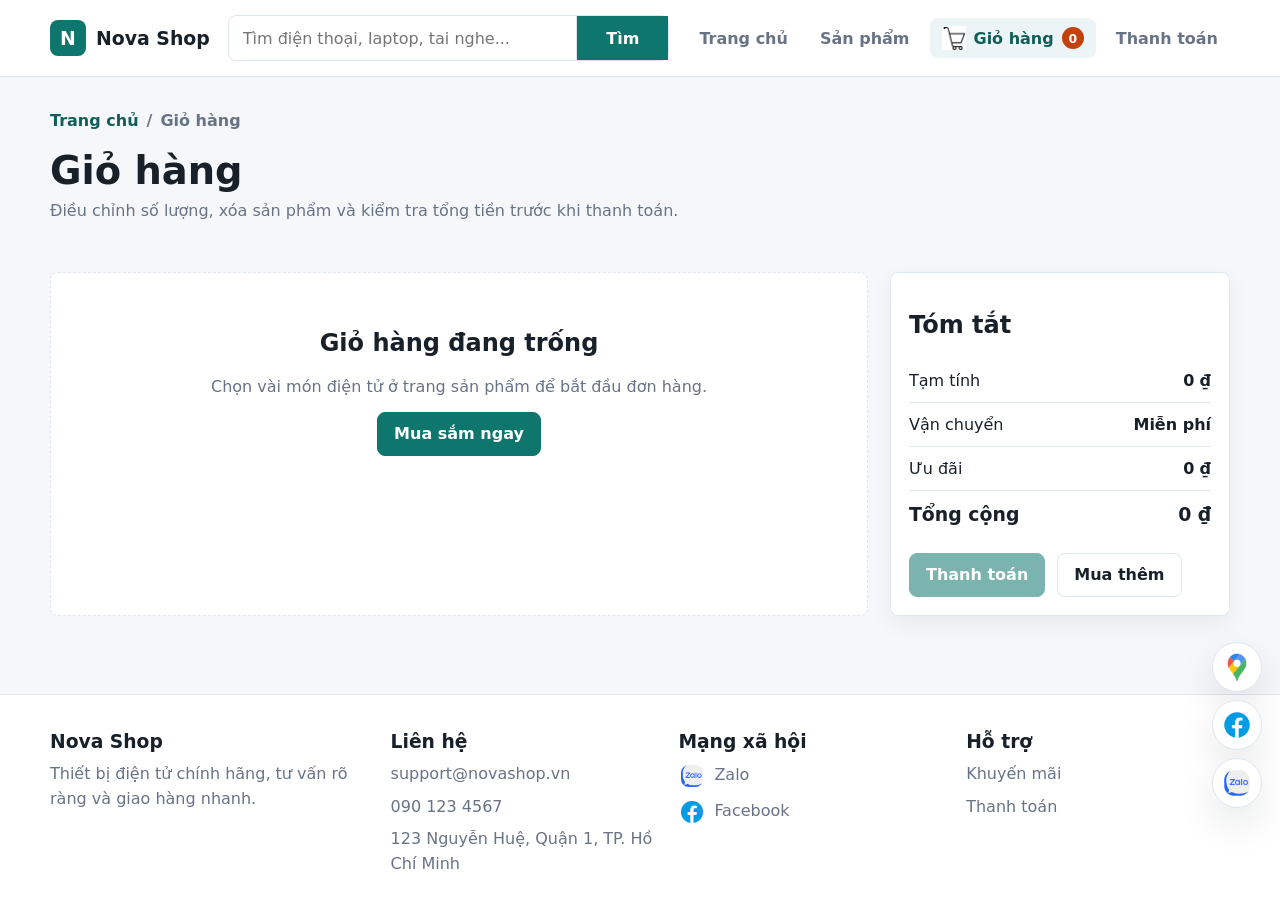
<file: cart.html>
<!doctype html>
<html lang="vi">
  <head>
    <meta charset="utf-8">
    <meta name="viewport" content="width=device-width, initial-scale=1">
    <title>Nova Shop | Giỏ hàng</title>
    <link rel="stylesheet" href="styles.css">
  </head>
  <body>
    <header class="site-header">
      <nav class="container nav">
        <a class="brand" href="index.html"><span class="brand-mark">N</span>Nova Shop</a>
        <form class="site-search" role="search">
          <input class="nav-search-input" placeholder="Tìm điện thoại, laptop, tai nghe..." autocomplete="off">
          <button type="submit">Tìm</button>
          <div class="search-suggestions"></div>
        </form>
        <div class="nav-links">
          <a href="index.html">Trang chủ</a>
          <a href="products.html">Sản phẩm</a>
          <a class="active" href="cart.html"><img class="nav-icon" src="assets/icons8-cart.gif" alt="">Giỏ hàng <span class="cart-count">0</span></a>
          <a href="checkout.html">Thanh toán</a>
        </div>
      </nav>
    </header>

    <main>
      <section class="page-title">
        <div class="container">
          <nav class="breadcrumb">
            <a href="index.html">Trang chủ</a>
            <span>/</span>
            <strong>Giỏ hàng</strong>
          </nav>
          <h1>Giỏ hàng</h1>
          <p>Điều chỉnh số lượng, xóa sản phẩm và kiểm tra tổng tiền trước khi thanh toán.</p>
        </div>
      </section>
      <section class="section">
        <div class="container cart-layout">
          <div id="cartList" class="cart-list"></div>
          <aside class="summary">
            <h2>Tóm tắt</h2>
            <div class="total-row"><span>Tạm tính</span><strong class="js-subtotal"></strong></div>
            <div class="total-row"><span>Vận chuyển</span><strong class="js-shipping"></strong></div>
            <div class="total-row"><span>Ưu đãi</span><strong class="js-discount"></strong></div>
            <div class="total-row grand"><span>Tổng cộng</span><strong class="js-grand"></strong></div>
            <div class="actions" style="margin-top:16px">
              <a id="checkoutButton" class="btn primary" href="checkout.html">Thanh toán</a>
              <a class="btn" href="products.html">Mua thêm</a>
            </div>
          </aside>
        </div>
      </section>
    </main>

    <footer class="site-footer">
      <div class="container footer-grid">
        <div><h3>Nova Shop</h3><p>Thiết bị điện tử chính hãng, tư vấn rõ ràng và giao hàng nhanh.</p></div>
        <div><h3>Liên hệ</h3><a href="mailto:support@novashop.vn">support@novashop.vn</a><a href="tel:0901234567">090 123 4567</a><p>123 Nguyễn Huệ, Quận 1, TP. Hồ Chí Minh</p></div>
        <div><h3>Mạng xã hội</h3><a class="social-link" href="https://zalo.me/0901234567" target="_blank" rel="noreferrer"><img src="assets/icons8-zalo-48.png" alt="">Zalo</a><a class="social-link" href="https://facebook.com/novashop.demo" target="_blank" rel="noreferrer"><img src="assets/icons8-facebook-48.png" alt="">Facebook</a></div>
        <div><h3>Hỗ trợ</h3><a href="products.html?tag=deal">Khuyến mãi</a><a href="checkout.html">Thanh toán</a></div>
      </div>
    </footer>
    <script src="app.js"></script>
  </body>
</html>
</file>
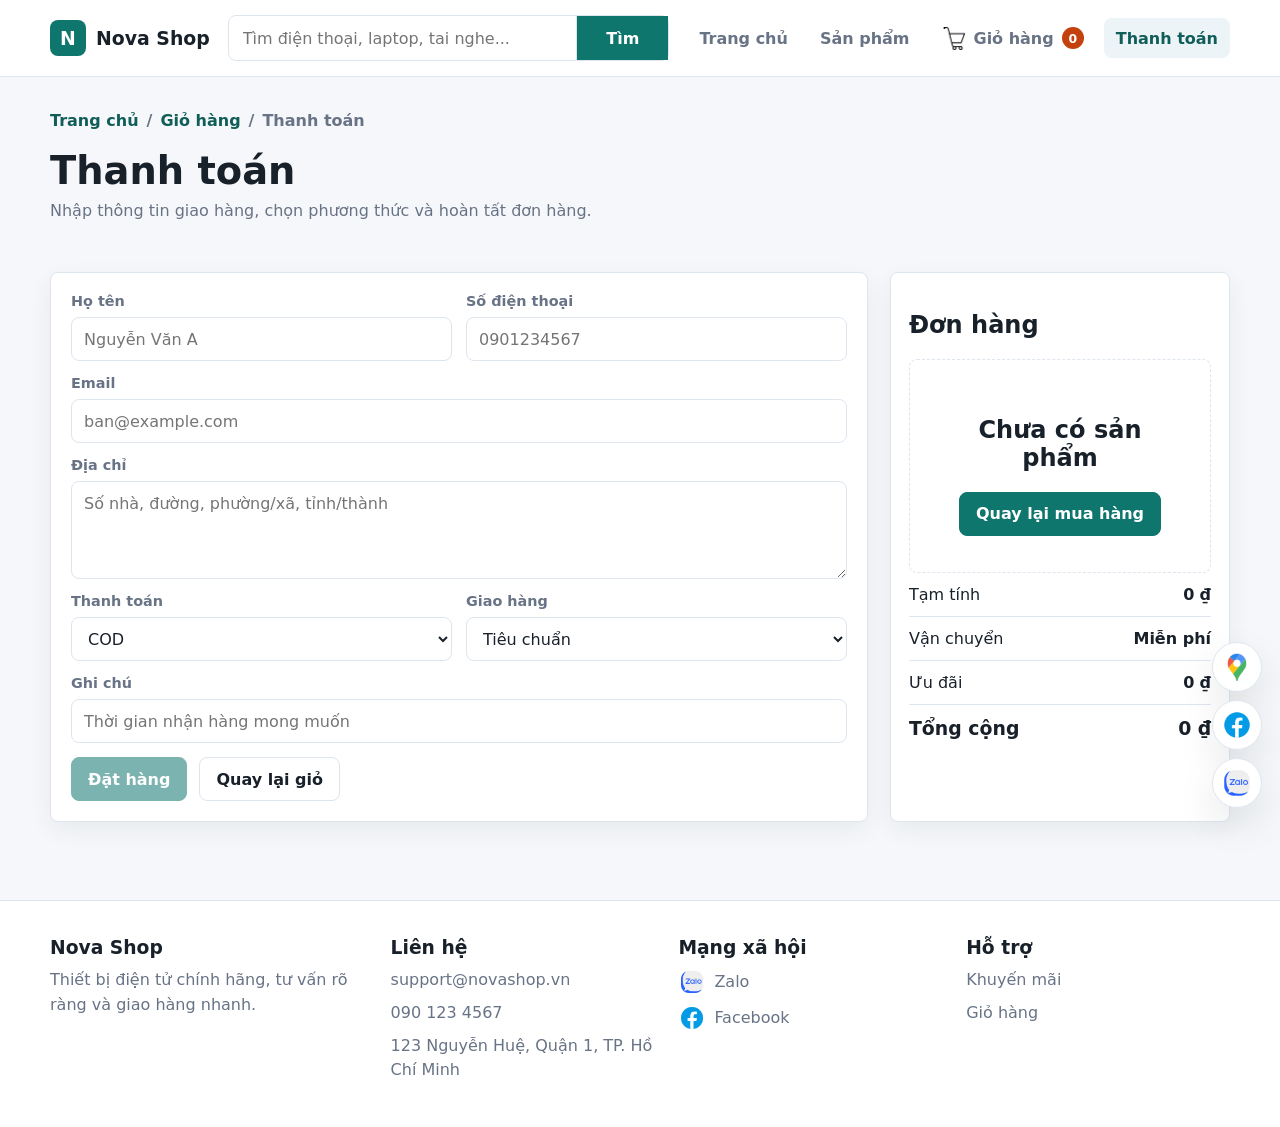
<file: checkout.html>
<!doctype html>
<html lang="vi">
  <head>
    <meta charset="utf-8">
    <meta name="viewport" content="width=device-width, initial-scale=1">
    <title>Nova Shop | Thanh toán</title>
    <link rel="stylesheet" href="styles.css">
  </head>
  <body>
    <header class="site-header">
      <nav class="container nav">
        <a class="brand" href="index.html"><span class="brand-mark">N</span>Nova Shop</a>
        <form class="site-search" role="search">
          <input class="nav-search-input" placeholder="Tìm điện thoại, laptop, tai nghe..." autocomplete="off">
          <button type="submit">Tìm</button>
          <div class="search-suggestions"></div>
        </form>
        <div class="nav-links">
          <a href="index.html">Trang chủ</a>
          <a href="products.html">Sản phẩm</a>
          <a href="cart.html"><img class="nav-icon" src="assets/icons8-cart.gif" alt="">Giỏ hàng <span class="cart-count">0</span></a>
          <a class="active" href="checkout.html">Thanh toán</a>
        </div>
      </nav>
    </header>

    <main>
      <section class="page-title">
        <div class="container">
          <nav class="breadcrumb">
            <a href="index.html">Trang chủ</a>
            <span>/</span>
            <a href="cart.html">Giỏ hàng</a>
            <span>/</span>
            <strong>Thanh toán</strong>
          </nav>
          <h1>Thanh toán</h1>
          <p>Nhập thông tin giao hàng, chọn phương thức và hoàn tất đơn hàng.</p>
        </div>
      </section>
      <section class="section">
        <div class="container checkout-layout">
          <form id="checkoutForm" class="panel checkout-form">
            <div class="field">
              <label for="fullName">Họ tên</label>
              <input id="fullName" name="fullName" class="input" required placeholder="Nguyễn Văn A">
            </div>
            <div class="field">
              <label for="phone">Số điện thoại</label>
              <input id="phone" name="phone" class="input" required pattern="[0-9]{9,12}" placeholder="0901234567">
            </div>
            <div class="field span-2">
              <label for="email">Email</label>
              <input id="email" name="email" type="email" class="input" required placeholder="ban@example.com">
            </div>
            <div class="field span-2">
              <label for="address">Địa chỉ</label>
              <textarea id="address" name="address" class="input" required placeholder="Số nhà, đường, phường/xã, tỉnh/thành"></textarea>
            </div>
            <div class="field">
              <label for="payment">Thanh toán</label>
              <select id="payment" name="payment" class="input" required>
                <option value="cod">COD</option>
                <option value="bank">Chuyển khoản</option>
                <option value="card">Thẻ nội địa</option>
              </select>
            </div>
            <div class="field">
              <label for="shipping">Giao hàng</label>
              <select id="shipping" name="shipping" class="input" required>
                <option value="standard">Tiêu chuẩn</option>
                <option value="express">Nhanh</option>
              </select>
            </div>
            <div class="field span-2">
              <label for="note">Ghi chú</label>
              <input id="note" name="note" class="input" placeholder="Thời gian nhận hàng mong muốn">
            </div>
            <div class="actions span-2">
              <button class="btn primary" type="submit">Đặt hàng</button>
              <a class="btn" href="cart.html">Quay lại giỏ</a>
            </div>
          </form>

          <aside class="summary">
            <h2>Đơn hàng</h2>
            <div id="orderItems"></div>
            <div class="total-row"><span>Tạm tính</span><strong class="js-subtotal"></strong></div>
            <div class="total-row"><span>Vận chuyển</span><strong class="js-shipping"></strong></div>
            <div class="total-row"><span>Ưu đãi</span><strong class="js-discount"></strong></div>
            <div class="total-row grand"><span>Tổng cộng</span><strong class="js-grand"></strong></div>
          </aside>
        </div>
      </section>
    </main>

    <footer class="site-footer">
      <div class="container footer-grid">
        <div><h3>Nova Shop</h3><p>Thiết bị điện tử chính hãng, tư vấn rõ ràng và giao hàng nhanh.</p></div>
        <div><h3>Liên hệ</h3><a href="mailto:support@novashop.vn">support@novashop.vn</a><a href="tel:0901234567">090 123 4567</a><p>123 Nguyễn Huệ, Quận 1, TP. Hồ Chí Minh</p></div>
        <div><h3>Mạng xã hội</h3><a class="social-link" href="https://zalo.me/0901234567" target="_blank" rel="noreferrer"><img src="assets/icons8-zalo-48.png" alt="">Zalo</a><a class="social-link" href="https://facebook.com/novashop.demo" target="_blank" rel="noreferrer"><img src="assets/icons8-facebook-48.png" alt="">Facebook</a></div>
        <div><h3>Hỗ trợ</h3><a href="products.html?tag=deal">Khuyến mãi</a><a href="cart.html">Giỏ hàng</a></div>
      </div>
    </footer>
    <script src="app.js"></script>
  </body>
</html>
</file>
<file: styles.css>
:root {
  --bg: #f5f7fa;
  --surface: #ffffff;
  --surface-2: #edf4f7;
  --text: #18202a;
  --muted: #687386;
  --line: #dde5ee;
  --brand: #0f766e;
  --brand-strong: #115e59;
  --accent: #c2410c;
  --success: #15803d;
  --warning: #a16207;
  --shadow: 0 16px 38px rgba(24, 32, 42, 0.1);
  --radius: 8px;
  --container: 1180px;
}

* {
  box-sizing: border-box;
}

html {
  scroll-behavior: smooth;
}

body {
  margin: 0;
  font-family: Inter, ui-sans-serif, system-ui, -apple-system, BlinkMacSystemFont, "Segoe UI", sans-serif;
  color: var(--text);
  background: var(--bg);
  letter-spacing: 0;
}

a {
  color: inherit;
  text-decoration: none;
}

button,
input,
select,
textarea {
  font: inherit;
}

button {
  cursor: pointer;
}

.container {
  width: min(var(--container), calc(100% - 32px));
  margin: 0 auto;
}

.site-header {
  position: sticky;
  top: 0;
  z-index: 30;
  border-bottom: 1px solid var(--line);
  background: rgba(255, 255, 255, 0.95);
  backdrop-filter: blur(16px);
}

.nav {
  min-height: 76px;
  display: grid;
  grid-template-columns: auto minmax(260px, 1fr) auto;
  align-items: center;
  gap: 18px;
}

.brand {
  display: inline-flex;
  align-items: center;
  gap: 10px;
  font-size: 1.18rem;
  font-weight: 850;
}

.brand-mark {
  display: grid;
  place-items: center;
  width: 36px;
  height: 36px;
  border-radius: var(--radius);
  color: #fff;
  background: var(--brand);
}

.site-search {
  position: relative;
  display: grid;
  grid-template-columns: minmax(0, 1fr) 92px;
  border: 1px solid var(--line);
  border-radius: var(--radius);
  background: var(--surface);
  overflow: visible;
}

.site-search input {
  min-width: 0;
  height: 44px;
  border: 0;
  padding: 0 14px;
  outline: none;
  background: transparent;
}

.site-search button {
  border: 0;
  border-left: 1px solid var(--line);
  color: #fff;
  background: var(--brand);
  font-weight: 780;
}

.search-suggestions {
  position: absolute;
  top: calc(100% + 8px);
  left: 0;
  right: 0;
  z-index: 40;
  display: none;
  padding: 8px;
  border: 1px solid var(--line);
  border-radius: var(--radius);
  background: #fff;
  box-shadow: var(--shadow);
}

.search-suggestions.show {
  display: grid;
}

.search-suggestions a {
  display: grid;
  grid-template-columns: 46px minmax(0, 1fr);
  gap: 10px;
  align-items: center;
  padding: 8px;
  border-radius: var(--radius);
}

.search-suggestions a:hover {
  background: var(--surface-2);
}

.search-suggestions img {
  width: 46px;
  height: 46px;
  object-fit: cover;
  border-radius: var(--radius);
}

.search-suggestions small {
  display: block;
  margin-top: 2px;
  color: var(--accent);
  font-weight: 800;
}

.suggest-empty {
  padding: 12px;
  color: var(--muted);
}

.nav-links {
  display: flex;
  align-items: center;
  gap: 8px;
  white-space: nowrap;
}

.nav-links a {
  min-height: 40px;
  display: inline-flex;
  align-items: center;
  justify-content: center;
  gap: 8px;
  padding: 0 12px;
  border-radius: var(--radius);
  color: var(--muted);
  font-weight: 700;
}

.nav-icon {
  width: 24px;
  height: 24px;
  object-fit: contain;
}

.nav-links a:hover,
.nav-links .active {
  color: var(--brand-strong);
  background: var(--surface-2);
}

.cart-count {
  display: inline-grid;
  place-items: center;
  min-width: 22px;
  height: 22px;
  padding: 0 6px;
  border-radius: 999px;
  color: #fff;
  background: var(--accent);
  font-size: 0.78rem;
}

.hero {
  padding: 42px 0 28px;
  background: linear-gradient(180deg, #e8f6f3 0%, rgba(245, 247, 250, 0) 100%);
}

.hero-grid {
  display: grid;
  grid-template-columns: minmax(0, 1.02fr) minmax(280px, 0.98fr);
  gap: 28px;
  align-items: center;
}

.hero h1 {
  max-width: 760px;
  margin: 0 0 14px;
  font-size: clamp(2.15rem, 5vw, 4.55rem);
  line-height: 1;
}

.hero p {
  max-width: 620px;
  margin: 0 0 24px;
  color: var(--muted);
  font-size: 1.08rem;
  line-height: 1.7;
}

.hero-media {
  min-height: 330px;
  border-radius: var(--radius);
  background:
    linear-gradient(135deg, rgba(15, 118, 110, 0.72), rgba(194, 65, 12, 0.22)),
    url("https://picsum.photos/seed/nova-electronics-hero/900/680");
  background-position: center;
  background-size: cover;
  box-shadow: var(--shadow);
}

.actions,
.line-actions {
  display: flex;
  align-items: center;
  gap: 12px;
  flex-wrap: wrap;
}

.btn {
  min-height: 44px;
  display: inline-flex;
  align-items: center;
  justify-content: center;
  gap: 8px;
  padding: 0 16px;
  border: 1px solid var(--line);
  border-radius: var(--radius);
  color: var(--text);
  background: var(--surface);
  font-weight: 780;
  transition: 0.18s ease;
}

.btn:hover {
  transform: translateY(-1px);
  box-shadow: 0 10px 24px rgba(24, 32, 42, 0.1);
}

.btn.primary {
  border-color: var(--brand);
  color: #fff;
  background: var(--brand);
}

.btn.primary:hover {
  background: var(--brand-strong);
}

.btn.danger {
  border-color: rgba(194, 65, 12, 0.25);
  color: var(--accent);
}

.btn:disabled,
.btn[aria-disabled="true"] {
  cursor: not-allowed;
  opacity: 0.55;
  transform: none;
  box-shadow: none;
}

.section {
  padding: 34px 0;
}

.page-title {
  padding: 34px 0 18px;
}

.section-head {
  display: flex;
  align-items: end;
  justify-content: space-between;
  gap: 20px;
  margin-bottom: 20px;
}

.section-head h2,
.page-title h1 {
  margin: 0;
  font-size: clamp(1.6rem, 3vw, 2.4rem);
}

.section-head p,
.page-title p {
  margin: 8px 0 0;
  color: var(--muted);
}

.category-grid {
  display: grid;
  grid-template-columns: repeat(6, minmax(0, 1fr));
  gap: 14px;
}

.category-tile {
  min-height: 112px;
  display: grid;
  align-content: center;
  gap: 8px;
  padding: 18px;
  border: 1px solid var(--line);
  border-radius: var(--radius);
  background: var(--surface);
  box-shadow: 0 8px 22px rgba(24, 32, 42, 0.05);
  transition: 0.18s ease;
}

.category-tile img {
  width: 44px;
  height: 44px;
  object-fit: contain;
}

.category-tile:hover {
  transform: translateY(-3px);
  border-color: rgba(15, 118, 110, 0.35);
  box-shadow: var(--shadow);
}

.category-tile span {
  font-size: 1.04rem;
  font-weight: 850;
}

.category-tile small {
  color: var(--muted);
}

.product-grid {
  display: grid;
  grid-template-columns: repeat(4, minmax(0, 1fr));
  gap: 18px;
}

.product-card {
  overflow: hidden;
  border: 1px solid var(--line);
  border-radius: var(--radius);
  background: var(--surface);
  box-shadow: 0 8px 22px rgba(24, 32, 42, 0.06);
  transition: transform 0.2s ease, box-shadow 0.2s ease, border-color 0.2s ease;
}

.product-card:hover {
  transform: translateY(-5px);
  border-color: rgba(15, 118, 110, 0.35);
  box-shadow: var(--shadow);
}

.product-media {
  position: relative;
  display: block;
  overflow: hidden;
}

.product-media img,
.detail-image {
  display: block;
  width: 100%;
  aspect-ratio: 4 / 3;
  object-fit: cover;
  background: var(--surface-2);
}

.product-media img {
  transition: transform 0.24s ease;
}

.product-card:hover .product-media img {
  transform: scale(1.045);
}

.sale-badge {
  position: absolute;
  top: 10px;
  left: 10px;
  min-height: 28px;
  display: inline-flex;
  align-items: center;
  padding: 0 10px;
  border-radius: 999px;
  color: #fff;
  background: var(--accent);
  font-size: 0.82rem;
  font-weight: 850;
}

.sale-badge.static {
  position: static;
}

.product-body {
  padding: 14px;
}

.tag {
  display: inline-flex;
  align-items: center;
  min-height: 26px;
  padding: 0 9px;
  border-radius: 999px;
  color: var(--brand-strong);
  background: #d9f3ee;
  font-size: 0.8rem;
  font-weight: 760;
}

.product-body h3 {
  min-height: 48px;
  margin: 10px 0 8px;
  font-size: 1.02rem;
  line-height: 1.35;
}

.product-spec {
  min-height: 40px;
  margin: 0 0 10px;
  color: var(--muted);
  font-size: 0.9rem;
  line-height: 1.45;
}

.price {
  color: var(--accent);
  font-size: 1.08rem;
  font-weight: 900;
}

.old-price {
  color: var(--muted);
  font-size: 0.88rem;
  text-decoration: line-through;
}

.product-meta-line {
  display: flex;
  align-items: center;
  gap: 8px;
  flex-wrap: wrap;
  margin-top: 5px;
  color: var(--muted);
  font-size: 0.88rem;
}

.rating {
  color: var(--warning);
  font-weight: 800;
}

.muted {
  color: var(--muted);
}

.card-foot {
  display: grid;
  grid-template-columns: 1fr 44px;
  gap: 10px;
  margin-top: 14px;
}

.full-span {
  grid-column: 1 / -1;
}

.catalog-layout {
  display: grid;
  grid-template-columns: 280px minmax(0, 1fr);
  gap: 22px;
  align-items: start;
}

.filter-sidebar,
.panel,
.summary {
  border: 1px solid var(--line);
  border-radius: var(--radius);
  background: var(--surface);
  box-shadow: 0 8px 24px rgba(24, 32, 42, 0.06);
}

.filter-sidebar {
  position: sticky;
  top: 96px;
  padding: 16px;
}

.filter-group {
  display: grid;
  gap: 10px;
  padding: 14px 0;
  border-bottom: 1px solid var(--line);
}

.filter-group:last-child {
  border-bottom: 0;
}

.filter-group h3 {
  margin: 0;
  font-size: 1rem;
}

#categoryOptions,
#brandOptions {
  display: grid;
  gap: 8px;
}

.filter-chip,
.page-btn {
  min-height: 38px;
  border: 1px solid var(--line);
  border-radius: var(--radius);
  color: var(--text);
  background: #fff;
  font-weight: 720;
}

.filter-chip.active,
.page-btn.active {
  border-color: var(--brand);
  color: #fff;
  background: var(--brand);
}

.catalog-head {
  display: flex;
  align-items: center;
  justify-content: space-between;
  gap: 16px;
  margin-bottom: 16px;
}

.pagination {
  display: flex;
  justify-content: center;
  gap: 8px;
  margin-top: 22px;
}

.input {
  min-height: 44px;
  width: 100%;
  border: 1px solid var(--line);
  border-radius: var(--radius);
  padding: 0 12px;
  color: var(--text);
  background: #fff;
  outline: none;
}

textarea.input {
  min-height: 98px;
  padding-top: 12px;
  resize: vertical;
}

.input:focus {
  border-color: var(--brand);
  box-shadow: 0 0 0 3px rgba(15, 118, 110, 0.12);
}

.field {
  display: grid;
  gap: 8px;
}

.field label {
  color: var(--muted);
  font-size: 0.9rem;
  font-weight: 720;
}

.breadcrumb {
  display: flex;
  align-items: center;
  gap: 8px;
  flex-wrap: wrap;
  margin-bottom: 18px;
  color: var(--muted);
  font-weight: 700;
}

.breadcrumb a {
  color: var(--brand-strong);
}

.detail-layout {
  display: grid;
  grid-template-columns: minmax(300px, 0.95fr) minmax(0, 1.05fr);
  gap: 28px;
  align-items: start;
}

.gallery-main {
  width: 100%;
  padding: 0;
  border: 1px solid var(--line);
  border-radius: var(--radius);
  overflow: hidden;
  background: #fff;
  box-shadow: 0 8px 24px rgba(24, 32, 42, 0.06);
}

.gallery-main img {
  display: block;
  width: 100%;
  aspect-ratio: 4 / 3;
  object-fit: cover;
}

.thumbs {
  display: grid;
  grid-template-columns: repeat(4, 1fr);
  gap: 10px;
  margin-top: 10px;
}

.thumbs button {
  padding: 0;
  border: 2px solid transparent;
  border-radius: var(--radius);
  overflow: hidden;
  background: #fff;
}

.thumbs button.active {
  border-color: var(--brand);
}

.thumbs img {
  display: block;
  width: 100%;
  aspect-ratio: 4 / 3;
  object-fit: cover;
}

.detail-content h1 {
  margin: 12px 0;
  font-size: clamp(1.8rem, 4vw, 3.05rem);
  line-height: 1.08;
}

.detail-content p {
  color: var(--muted);
  line-height: 1.75;
}

.meta-list {
  display: grid;
  grid-template-columns: repeat(2, minmax(0, 1fr));
  gap: 12px;
  margin: 22px 0;
}

.meta-item {
  padding: 13px;
  border: 1px solid var(--line);
  border-radius: var(--radius);
  background: var(--surface-2);
}

.meta-item b {
  display: block;
  margin-bottom: 4px;
}

.panel {
  padding: 20px;
}

.qty {
  display: inline-grid;
  grid-template-columns: 40px 54px 40px;
  height: 40px;
  border: 1px solid var(--line);
  border-radius: var(--radius);
  overflow: hidden;
  background: #fff;
}

.qty button {
  border: 0;
  background: #fff;
  font-weight: 850;
}

.qty input,
.qty span {
  display: grid;
  place-items: center;
  width: 100%;
  border: 0;
  border-left: 1px solid var(--line);
  border-right: 1px solid var(--line);
  text-align: center;
}

.review-form {
  display: grid;
  grid-template-columns: repeat(2, 1fr);
  gap: 14px;
  margin-bottom: 16px;
}

.span-2 {
  grid-column: 1 / -1;
}

.review-list {
  display: grid;
  gap: 12px;
}

.review-item {
  padding: 16px;
  border: 1px solid var(--line);
  border-radius: var(--radius);
  background: #fff;
}

.review-item p {
  margin: 8px 0 0;
  color: var(--muted);
  line-height: 1.55;
}

.cart-layout,
.checkout-layout {
  display: grid;
  grid-template-columns: minmax(0, 1fr) 340px;
  gap: 22px;
}

.cart-list {
  display: grid;
  gap: 14px;
}

.cart-item {
  display: grid;
  grid-template-columns: 112px minmax(0, 1fr) auto;
  gap: 16px;
  align-items: center;
  padding: 14px;
  border: 1px solid var(--line);
  border-radius: var(--radius);
  background: #fff;
}

.cart-item img {
  width: 112px;
  aspect-ratio: 1;
  object-fit: cover;
  border-radius: var(--radius);
}

.cart-item h3 {
  margin: 0 0 6px;
  font-size: 1rem;
}

.summary {
  position: sticky;
  top: 96px;
  padding: 18px;
}

.total-row {
  display: flex;
  justify-content: space-between;
  gap: 16px;
  padding: 12px 0;
  border-bottom: 1px solid var(--line);
}

.total-row.grand {
  border-bottom: 0;
  font-size: 1.18rem;
  font-weight: 850;
}

.checkout-form {
  display: grid;
  grid-template-columns: repeat(2, 1fr);
  gap: 14px;
}

.empty-state {
  padding: 36px;
  border: 1px dashed var(--line);
  border-radius: var(--radius);
  text-align: center;
  background: #fff;
}

.site-footer {
  margin-top: 44px;
  padding: 36px 0;
  color: var(--muted);
  border-top: 1px solid var(--line);
  background: #fff;
}

.footer-grid {
  display: grid;
  grid-template-columns: 1.2fr repeat(3, 1fr);
  gap: 24px;
}

.footer-grid h3 {
  margin: 0 0 10px;
  color: var(--text);
}

.footer-grid p,
.footer-grid a {
  display: block;
  margin: 8px 0;
  line-height: 1.55;
}

.social-link {
  display: flex !important;
  align-items: center;
  gap: 8px;
}

.social-link img {
  width: 28px;
  height: 28px;
  object-fit: contain;
}

.toast {
  position: fixed;
  right: 18px;
  bottom: 18px;
  z-index: 70;
  display: grid;
  gap: 10px;
}

.toast-item {
  width: min(360px, calc(100vw - 36px));
  padding: 14px 16px;
  border-radius: var(--radius);
  color: #fff;
  background: #1f2937;
  box-shadow: var(--shadow);
}

.loading {
  position: fixed;
  inset: 0;
  z-index: 80;
  display: none;
  place-items: center;
  background: rgba(245, 247, 250, 0.68);
  backdrop-filter: blur(5px);
}

.loading.show {
  display: grid;
}

.spinner {
  width: 54px;
  height: 54px;
  border: 5px solid rgba(15, 118, 110, 0.18);
  border-top-color: var(--brand);
  border-radius: 50%;
  animation: spin 0.8s linear infinite;
}

.modal-backdrop {
  position: fixed;
  inset: 0;
  z-index: 90;
  display: none;
  place-items: center;
  padding: 20px;
  background: rgba(24, 32, 42, 0.48);
}

.modal-backdrop.show {
  display: grid;
}

.modal {
  width: min(560px, 100%);
  max-height: min(86vh, 760px);
  overflow: auto;
  padding: 22px;
  border-radius: var(--radius);
  background: #fff;
  box-shadow: var(--shadow);
}

.modal h2 {
  margin: 0 0 8px;
}

.modal p {
  color: var(--muted);
  line-height: 1.6;
}

.modal-image {
  display: block;
  width: 100%;
  border-radius: var(--radius);
}

.floating-contact {
  position: fixed;
  right: 18px;
  bottom: 92px;
  z-index: 60;
  display: grid;
  gap: 8px;
}

.floating-contact a,
.scroll-top {
  width: 50px;
  height: 50px;
  display: grid;
  place-items: center;
  border: 1px solid var(--line);
  border-radius: 999px;
  color: #fff;
  background: #fff;
  box-shadow: var(--shadow);
  font-size: 0.78rem;
  font-weight: 850;
}

.floating-contact img,
.scroll-top img {
  width: 32px;
  height: 32px;
  object-fit: contain;
}

.scroll-top {
  position: fixed;
  right: 18px;
  bottom: 26px;
  z-index: 60;
  display: none;
}

.scroll-top.show {
  display: grid;
}

@keyframes spin {
  to {
    transform: rotate(360deg);
  }
}

@media (max-width: 1040px) {
  .nav {
    grid-template-columns: 1fr auto;
  }

  .site-search {
    grid-column: 1 / -1;
    grid-row: 2;
  }

  .hero-grid,
  .detail-layout,
  .cart-layout,
  .checkout-layout,
  .catalog-layout {
    grid-template-columns: 1fr;
  }

  .filter-sidebar,
  .summary {
    position: static;
  }

  .product-grid {
    grid-template-columns: repeat(3, minmax(0, 1fr));
  }

  .category-grid,
  .footer-grid {
    grid-template-columns: repeat(3, minmax(0, 1fr));
  }
}

@media (max-width: 720px) {
  .nav {
    display: flex;
    flex-direction: column;
    align-items: stretch;
    padding: 14px 0;
  }

  .nav-links {
    overflow-x: auto;
    padding-bottom: 4px;
  }

  .site-search {
    grid-template-columns: 1fr 78px;
  }

  .product-grid,
  .category-grid,
  .footer-grid,
  .review-form,
  .checkout-form,
  .meta-list {
    grid-template-columns: repeat(2, minmax(0, 1fr));
  }

  .cart-item {
    grid-template-columns: 88px minmax(0, 1fr);
  }

  .cart-item img {
    width: 88px;
  }

  .cart-item > .line-actions {
    grid-column: 1 / -1;
    justify-content: space-between;
  }
}

@media (max-width: 480px) {
  .container {
    width: min(100% - 22px, var(--container));
  }

  .product-grid,
  .category-grid,
  .footer-grid,
  .review-form,
  .checkout-form,
  .meta-list {
    grid-template-columns: 1fr;
  }

  .section-head,
  .catalog-head {
    align-items: stretch;
    flex-direction: column;
  }

  .actions .btn,
  .line-actions .btn {
    width: 100%;
  }

  .floating-contact a,
  .scroll-top {
    width: 44px;
    height: 44px;
    font-size: 0.72rem;
  }
}
</file>
